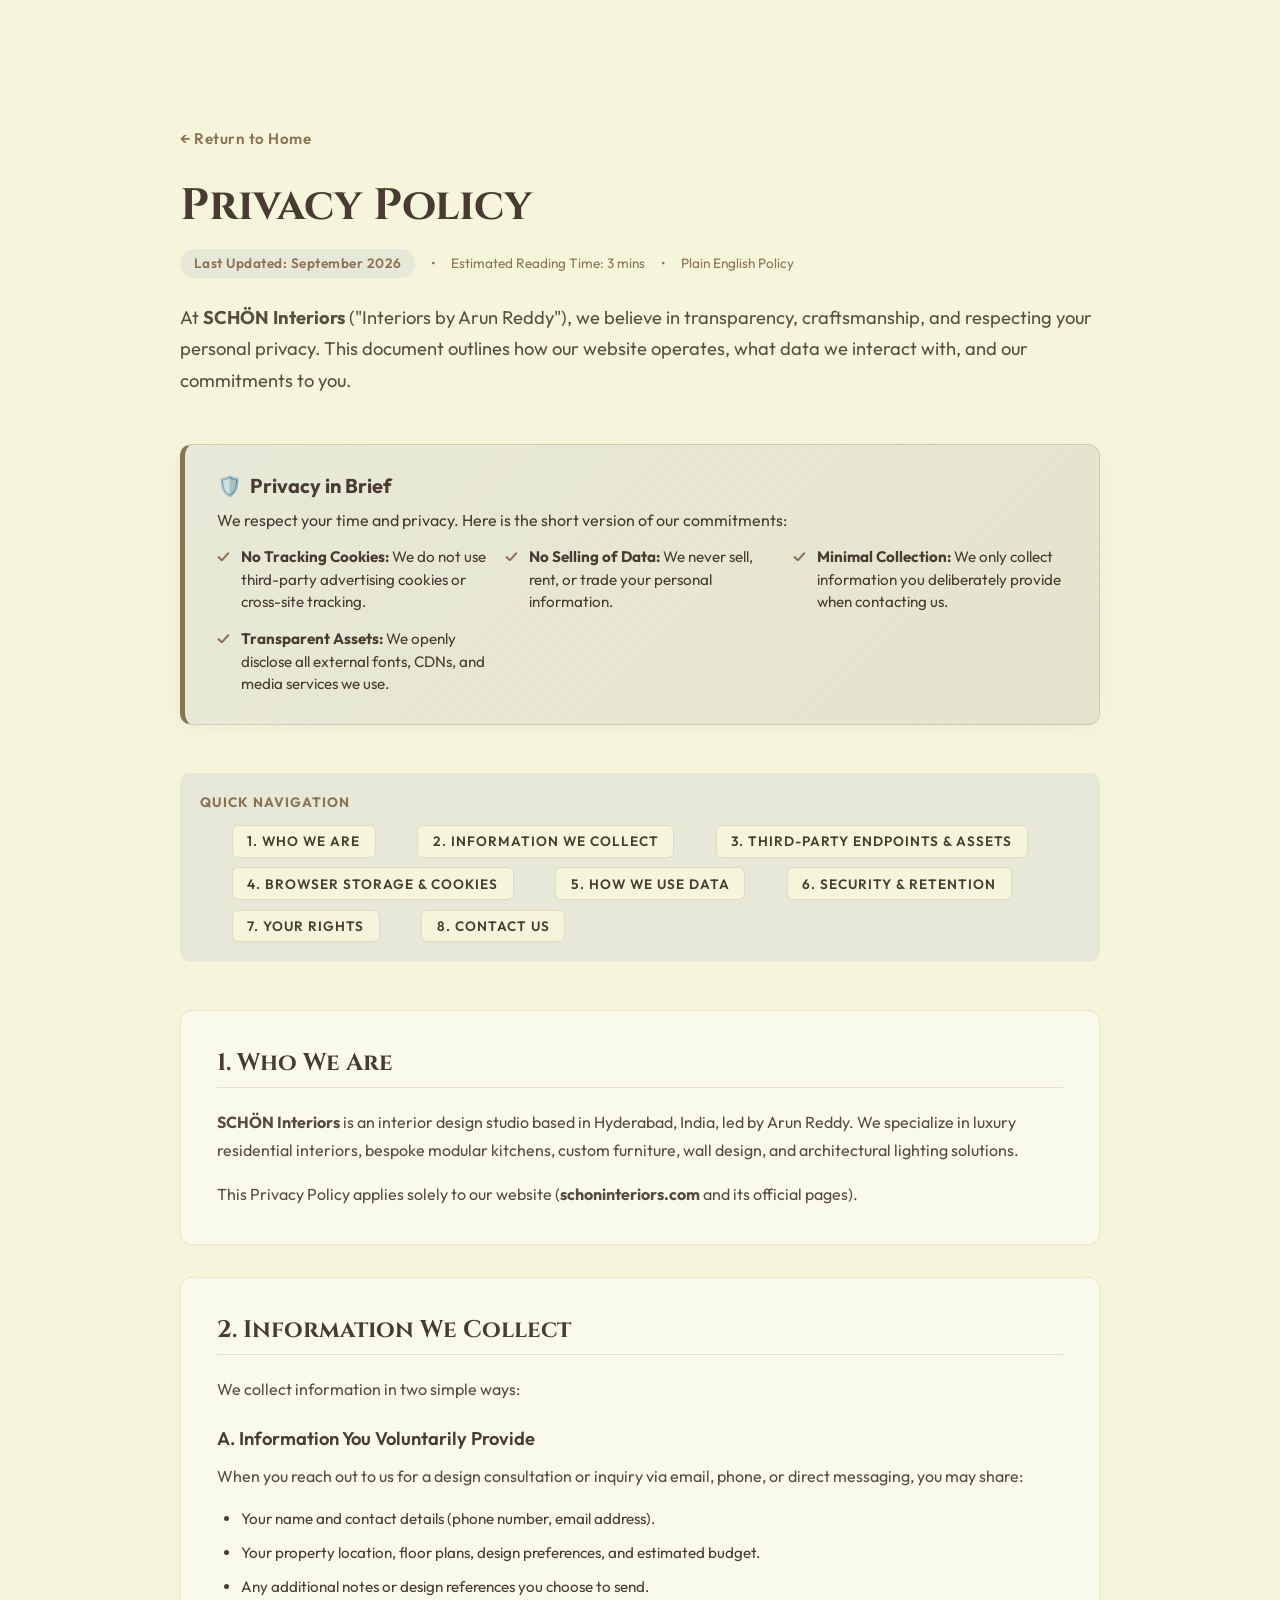
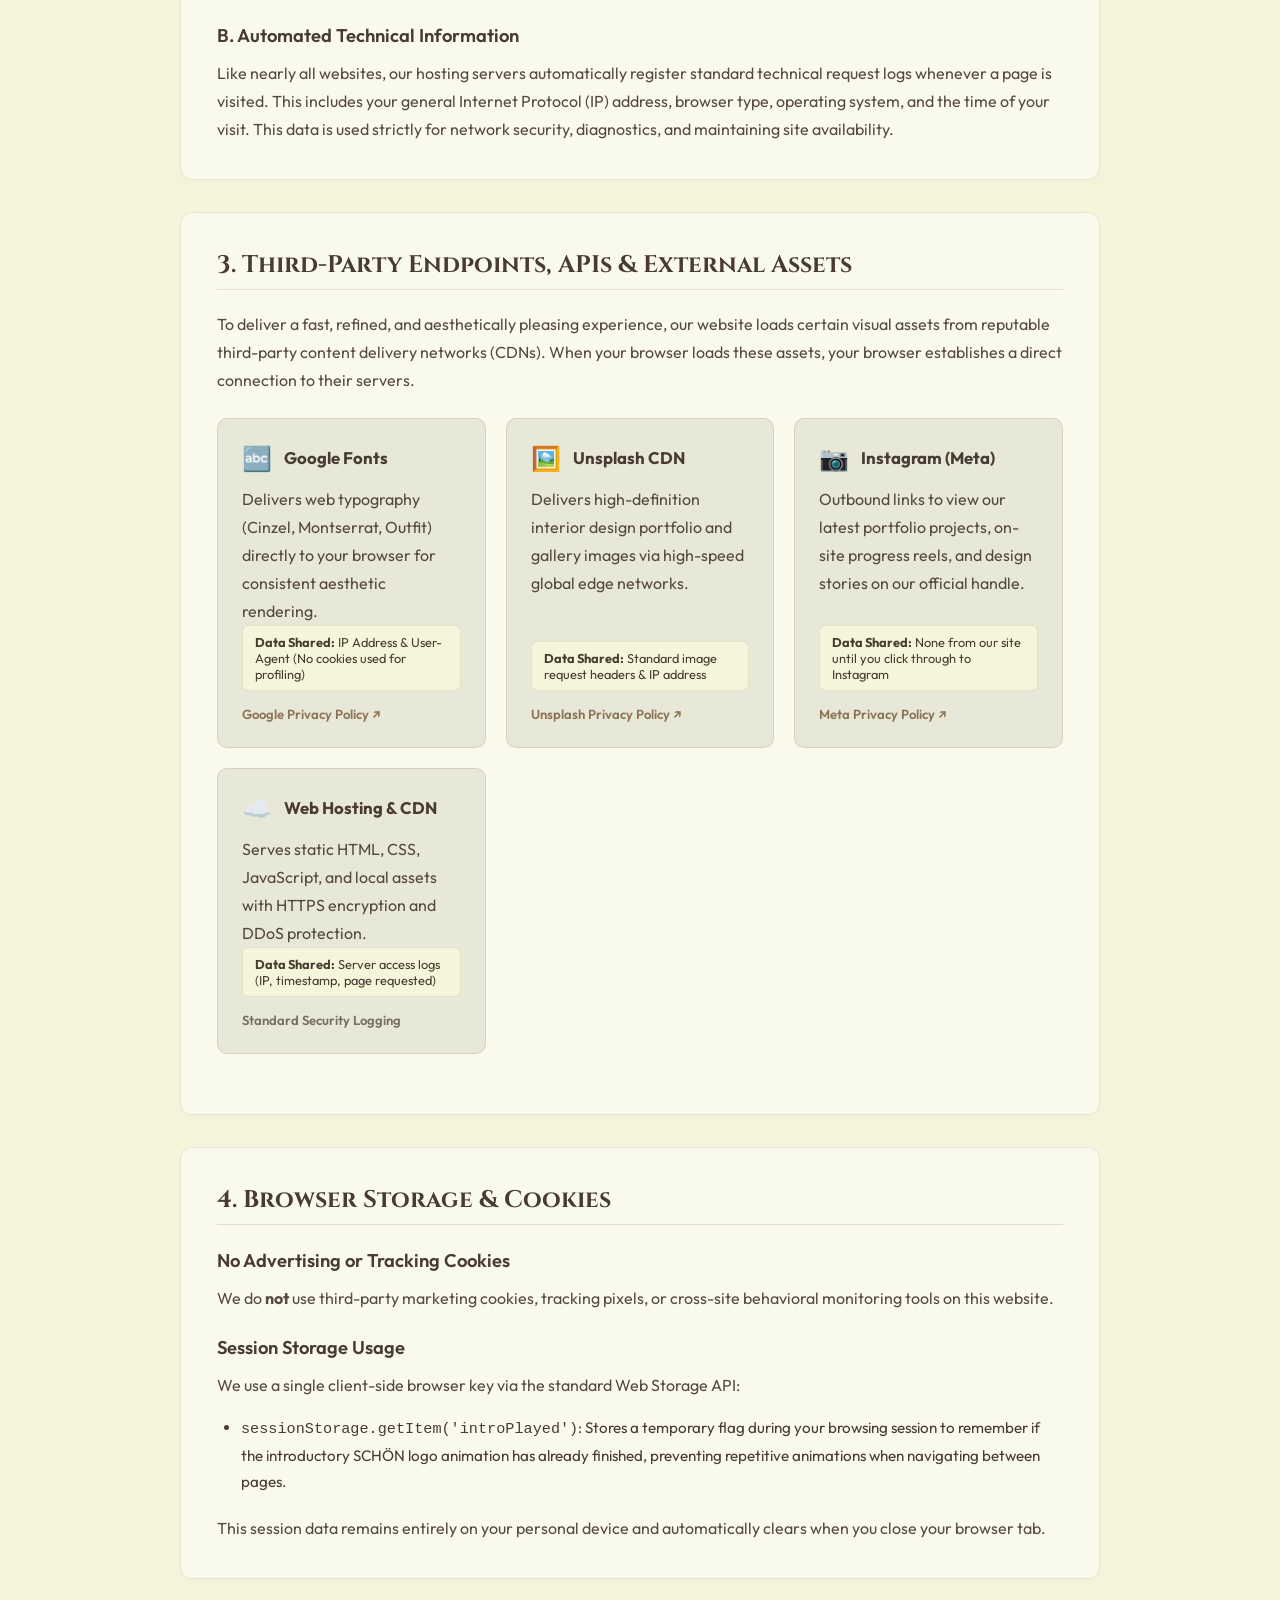
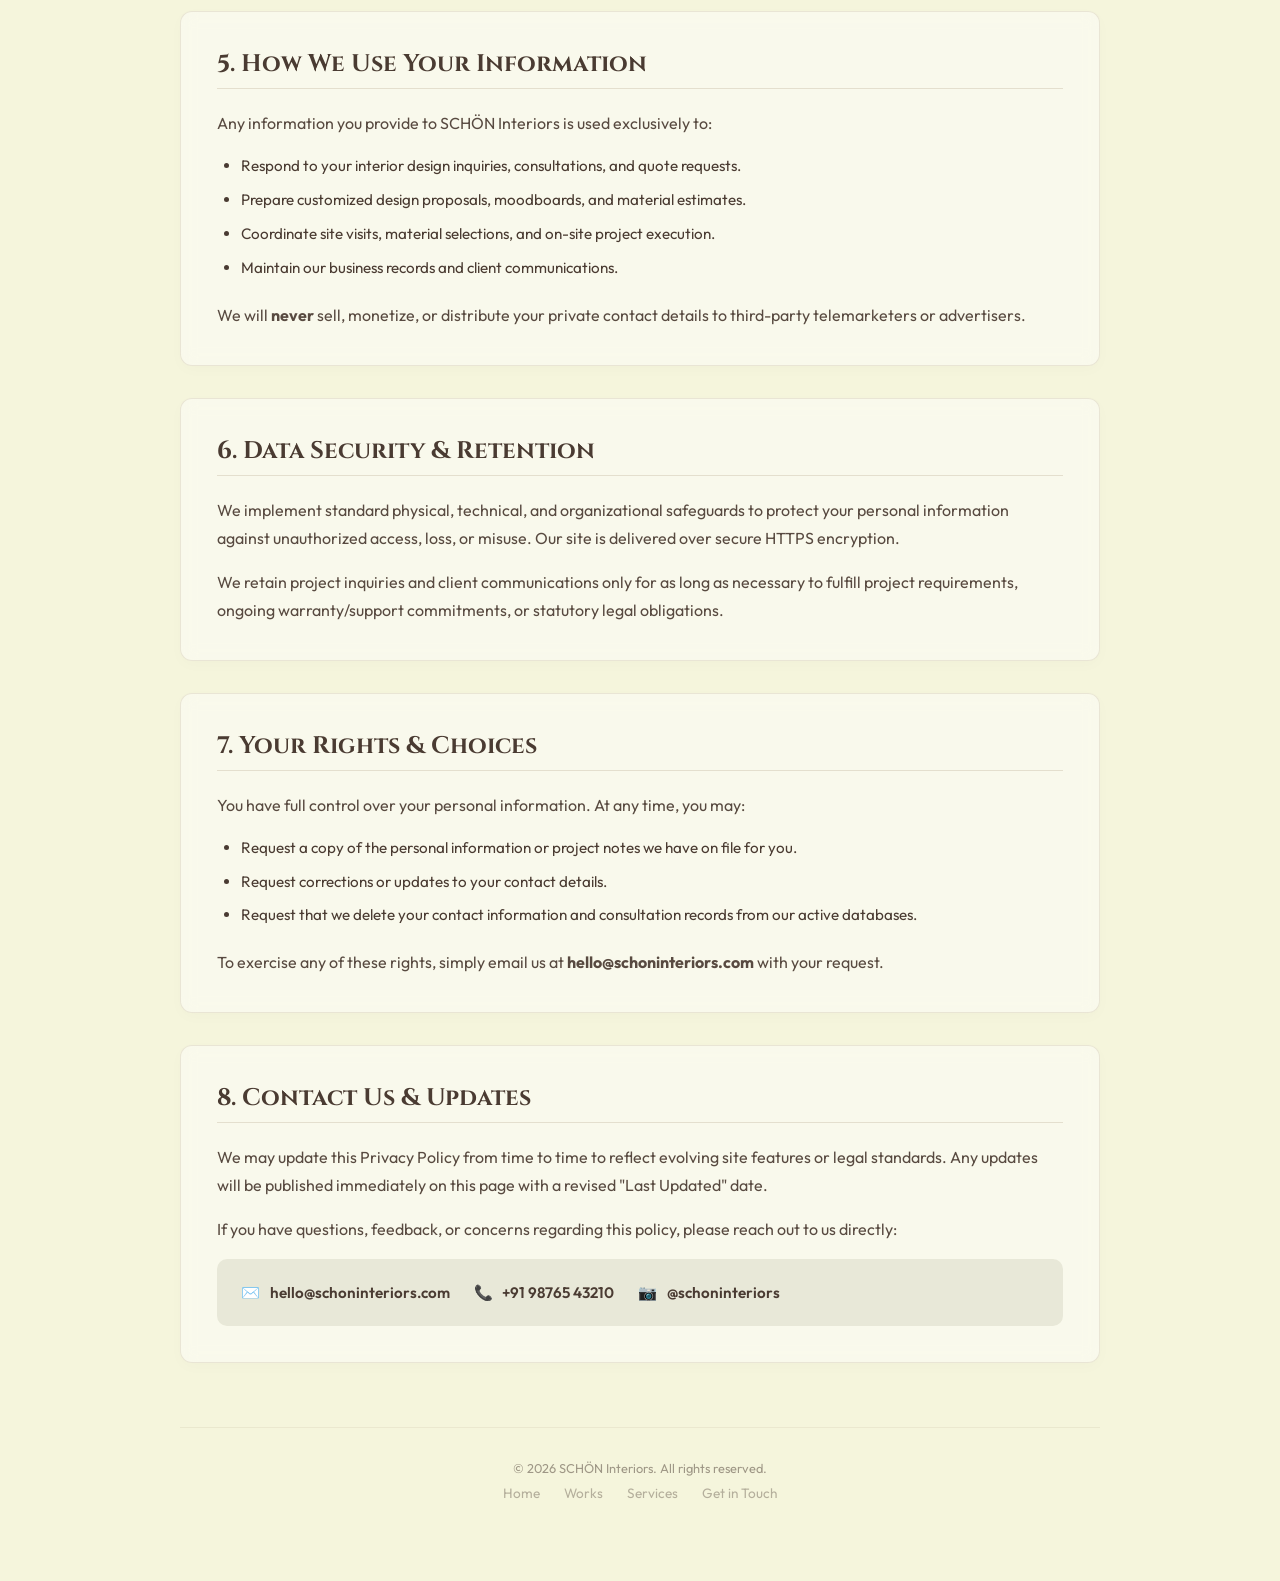
<file: pages/privacy-policy.html>
<!DOCTYPE html>
<html lang="en">

<head>
    <meta charset="UTF-8">
    <meta name="viewport" content="width=device-width, initial-scale=1.0">
    <title>Privacy Policy | SCHÖN Interiors</title>
    <meta name="description" content="Read the privacy policy for SCHÖN Interiors. Clear, human-readable information on how we handle your data, third-party assets, and website storage.">
    <link rel="stylesheet" href="../styles/style.css">
    <link rel="preconnect" href="https://fonts.googleapis.com">
    <link rel="preconnect" href="https://fonts.gstatic.com" crossorigin>
    <link
        href="https://fonts.googleapis.com/css2?family=Cinzel:wght@400;600;700&family=Montserrat:wght@300;400;600&family=Outfit:wght@300;400;600&display=swap"
        rel="stylesheet">
    <link rel="icon" type="image/png" href="../assets/logo_transparent.png">
</head>

<body>
    <!-- Header -->
    <header id="header">
        <a href="../index.html" class="logo"
            style="text-decoration:none; color:inherit; display: flex; align-items: center;">
            <img src="../assets/logo_transparent.png" alt="SCHÖN Logo" style="height: 40px; display: block;">
            <span
                style="font-family: 'Cinzel', serif; font-size: 1.5rem; font-weight: 700; margin-left: 10px;">SCHÖN</span>
        </a>
        <nav>
            <a href="../index.html#works">Works</a>
            <a href="../index.html#services">Services</a>
            <a href="../index.html#portfolio">Portfolio</a>
            <a href="../index.html#contact">Get in Touch</a>
        </nav>
    </header>

    <!-- Main Policy Container -->
    <main class="policy-page">
        <div class="policy-container">
            
            <a href="../index.html" class="policy-back-link">← Return to Home</a>

            <div class="policy-header">
                <h1>Privacy Policy</h1>
                <div class="policy-meta">
                    <span class="policy-badge">Last Updated: September 2026</span>
                    <span>•</span>
                    <span>Estimated Reading Time: 3 mins</span>
                    <span>•</span>
                    <span>Plain English Policy</span>
                </div>
                <p class="policy-lead">
                    At <strong>SCHÖN Interiors</strong> ("Interiors by Arun Reddy"), we believe in transparency, craftsmanship, and respecting your personal privacy. This document outlines how our website operates, what data we interact with, and our commitments to you.
                </p>
            </div>

            <!-- In Brief / Highlights Card -->
            <div class="policy-summary-card">
                <h2><span>🛡️</span> Privacy in Brief</h2>
                <p>We respect your time and privacy. Here is the short version of our commitments:</p>
                <ul>
                    <li><strong>No Tracking Cookies:</strong> We do not use third-party advertising cookies or cross-site tracking.</li>
                    <li><strong>No Selling of Data:</strong> We never sell, rent, or trade your personal information.</li>
                    <li><strong>Minimal Collection:</strong> We only collect information you deliberately provide when contacting us.</li>
                    <li><strong>Transparent Assets:</strong> We openly disclose all external fonts, CDNs, and media services we use.</li>
                </ul>
            </div>

            <!-- Quick Jump Table of Contents -->
            <nav class="policy-toc" aria-label="Table of Contents">
                <div class="policy-toc-title">Quick Navigation</div>
                <a href="#who-we-are" class="policy-toc-link">1. Who We Are</a>
                <a href="#info-we-collect" class="policy-toc-link">2. Information We Collect</a>
                <a href="#third-parties" class="policy-toc-link">3. Third-Party Endpoints & Assets</a>
                <a href="#storage" class="policy-toc-link">4. Browser Storage & Cookies</a>
                <a href="#how-we-use-data" class="policy-toc-link">5. How We Use Data</a>
                <a href="#data-security" class="policy-toc-link">6. Security & Retention</a>
                <a href="#your-rights" class="policy-toc-link">7. Your Rights</a>
                <a href="#contact-us" class="policy-toc-link">8. Contact Us</a>
            </nav>

            <!-- Section 1 -->
            <section id="who-we-are" class="policy-section">
                <h2>1. Who We Are</h2>
                <p>
                    <strong>SCHÖN Interiors</strong> is an interior design studio based in Hyderabad, India, led by Arun Reddy. We specialize in luxury residential interiors, bespoke modular kitchens, custom furniture, wall design, and architectural lighting solutions.
                </p>
                <p>
                    This Privacy Policy applies solely to our website (<strong>schoninteriors.com</strong> and its official pages).
                </p>
            </section>

            <!-- Section 2 -->
            <section id="info-we-collect" class="policy-section">
                <h2>2. Information We Collect</h2>
                <p>We collect information in two simple ways:</p>
                
                <h3>A. Information You Voluntarily Provide</h3>
                <p>When you reach out to us for a design consultation or inquiry via email, phone, or direct messaging, you may share:</p>
                <ul>
                    <li>Your name and contact details (phone number, email address).</li>
                    <li>Your property location, floor plans, design preferences, and estimated budget.</li>
                    <li>Any additional notes or design references you choose to send.</li>
                </ul>

                <h3>B. Automated Technical Information</h3>
                <p>
                    Like nearly all websites, our hosting servers automatically register standard technical request logs whenever a page is visited. This includes your general Internet Protocol (IP) address, browser type, operating system, and the time of your visit. This data is used strictly for network security, diagnostics, and maintaining site availability.
                </p>
            </section>

            <!-- Section 3 -->
            <section id="third-parties" class="policy-section">
                <h2>3. Third-Party Endpoints, APIs & External Assets</h2>
                <p>
                    To deliver a fast, refined, and aesthetically pleasing experience, our website loads certain visual assets from reputable third-party content delivery networks (CDNs). When your browser loads these assets, your browser establishes a direct connection to their servers.
                </p>

                <div class="third-party-grid">
                    <!-- Google Fonts -->
                    <div class="third-party-card">
                        <div>
                            <div class="third-party-card-header">
                                <span class="third-party-icon">🔤</span>
                                <span class="third-party-title">Google Fonts</span>
                            </div>
                            <p class="third-party-desc">
                                Delivers web typography (Cinzel, Montserrat, Outfit) directly to your browser for consistent aesthetic rendering.
                            </p>
                        </div>
                        <div>
                            <div class="third-party-meta">
                                <strong>Data Shared:</strong> IP Address & User-Agent (No cookies used for profiling)
                            </div>
                            <a href="https://policies.google.com/privacy" target="_blank" rel="noopener noreferrer" class="third-party-link">
                                Google Privacy Policy ↗
                            </a>
                        </div>
                    </div>

                    <!-- Unsplash CDN -->
                    <div class="third-party-card">
                        <div>
                            <div class="third-party-card-header">
                                <span class="third-party-icon">🖼️</span>
                                <span class="third-party-title">Unsplash CDN</span>
                            </div>
                            <p class="third-party-desc">
                                Delivers high-definition interior design portfolio and gallery images via high-speed global edge networks.
                            </p>
                        </div>
                        <div>
                            <div class="third-party-meta">
                                <strong>Data Shared:</strong> Standard image request headers & IP address
                            </div>
                            <a href="https://unsplash.com/privacy" target="_blank" rel="noopener noreferrer" class="third-party-link">
                                Unsplash Privacy Policy ↗
                            </a>
                        </div>
                    </div>

                    <!-- Instagram -->
                    <div class="third-party-card">
                        <div>
                            <div class="third-party-card-header">
                                <span class="third-party-icon">📷</span>
                                <span class="third-party-title">Instagram (Meta)</span>
                            </div>
                            <p class="third-party-desc">
                                Outbound links to view our latest portfolio projects, on-site progress reels, and design stories on our official handle.
                            </p>
                        </div>
                        <div>
                            <div class="third-party-meta">
                                <strong>Data Shared:</strong> None from our site until you click through to Instagram
                            </div>
                            <a href="https://privacycenter.instagram.com/policy" target="_blank" rel="noopener noreferrer" class="third-party-link">
                                Meta Privacy Policy ↗
                            </a>
                        </div>
                    </div>

                    <!-- Web Hosting Infrastructure -->
                    <div class="third-party-card">
                        <div>
                            <div class="third-party-card-header">
                                <span class="third-party-icon">☁️</span>
                                <span class="third-party-title">Web Hosting & CDN</span>
                            </div>
                            <p class="third-party-desc">
                                Serves static HTML, CSS, JavaScript, and local assets with HTTPS encryption and DDoS protection.
                            </p>
                        </div>
                        <div>
                            <div class="third-party-meta">
                                <strong>Data Shared:</strong> Server access logs (IP, timestamp, page requested)
                            </div>
                            <span class="third-party-link" style="color: var(--text-color); opacity: 0.7;">
                                Standard Security Logging
                            </span>
                        </div>
                    </div>
                </div>
            </section>

            <!-- Section 4 -->
            <section id="storage" class="policy-section">
                <h2>4. Browser Storage & Cookies</h2>
                <h3>No Advertising or Tracking Cookies</h3>
                <p>
                    We do <strong>not</strong> use third-party marketing cookies, tracking pixels, or cross-site behavioral monitoring tools on this website.
                </p>

                <h3>Session Storage Usage</h3>
                <p>
                    We use a single client-side browser key via the standard Web Storage API:
                </p>
                <ul>
                    <li><code>sessionStorage.getItem('introPlayed')</code>: Stores a temporary flag during your browsing session to remember if the introductory SCHÖN logo animation has already finished, preventing repetitive animations when navigating between pages.</li>
                </ul>
                <p>
                    This session data remains entirely on your personal device and automatically clears when you close your browser tab.
                </p>
            </section>

            <!-- Section 5 -->
            <section id="how-we-use-data" class="policy-section">
                <h2>5. How We Use Your Information</h2>
                <p>Any information you provide to SCHÖN Interiors is used exclusively to:</p>
                <ul>
                    <li>Respond to your interior design inquiries, consultations, and quote requests.</li>
                    <li>Prepare customized design proposals, moodboards, and material estimates.</li>
                    <li>Coordinate site visits, material selections, and on-site project execution.</li>
                    <li>Maintain our business records and client communications.</li>
                </ul>
                <p>
                    We will <strong>never</strong> sell, monetize, or distribute your private contact details to third-party telemarketers or advertisers.
                </p>
            </section>

            <!-- Section 6 -->
            <section id="data-security" class="policy-section">
                <h2>6. Data Security & Retention</h2>
                <p>
                    We implement standard physical, technical, and organizational safeguards to protect your personal information against unauthorized access, loss, or misuse. Our site is delivered over secure HTTPS encryption.
                </p>
                <p>
                    We retain project inquiries and client communications only for as long as necessary to fulfill project requirements, ongoing warranty/support commitments, or statutory legal obligations.
                </p>
            </section>

            <!-- Section 7 -->
            <section id="your-rights" class="policy-section">
                <h2>7. Your Rights & Choices</h2>
                <p>You have full control over your personal information. At any time, you may:</p>
                <ul>
                    <li>Request a copy of the personal information or project notes we have on file for you.</li>
                    <li>Request corrections or updates to your contact details.</li>
                    <li>Request that we delete your contact information and consultation records from our active databases.</li>
                </ul>
                <p>
                    To exercise any of these rights, simply email us at <strong>hello@schoninteriors.com</strong> with your request.
                </p>
            </section>

            <!-- Section 8 -->
            <section id="contact-us" class="policy-section">
                <h2>8. Contact Us & Updates</h2>
                <p>
                    We may update this Privacy Policy from time to time to reflect evolving site features or legal standards. Any updates will be published immediately on this page with a revised "Last Updated" date.
                </p>
                <p>
                    If you have questions, feedback, or concerns regarding this policy, please reach out to us directly:
                </p>

                <div class="policy-contact-box">
                    <a href="mailto:hello@schoninteriors.com" class="policy-contact-item">
                        <span>✉️</span> hello@schoninteriors.com
                    </a>
                    <a href="tel:+919876543210" class="policy-contact-item">
                        <span>📞</span> +91 98765 43210
                    </a>
                    <a href="https://instagram.com/schoninteriors" target="_blank" rel="noopener noreferrer" class="policy-contact-item">
                        <span>📷</span> @schoninteriors
                    </a>
                </div>
            </section>

            <!-- Policy Footer -->
            <footer style="text-align: center; margin-top: 4rem; padding-top: 2rem; border-top: 1px solid rgba(140, 115, 85, 0.2);">
                <p>&copy; 2026 SCHÖN Interiors. All rights reserved.</p>
                <div class="footer-links">
                    <a href="../index.html">Home</a>
                    <a href="../index.html#works">Works</a>
                    <a href="../index.html#services">Services</a>
                    <a href="../index.html#contact">Get in Touch</a>
                </div>
            </footer>

        </div>
    </main>
</body>

</html>
</file>
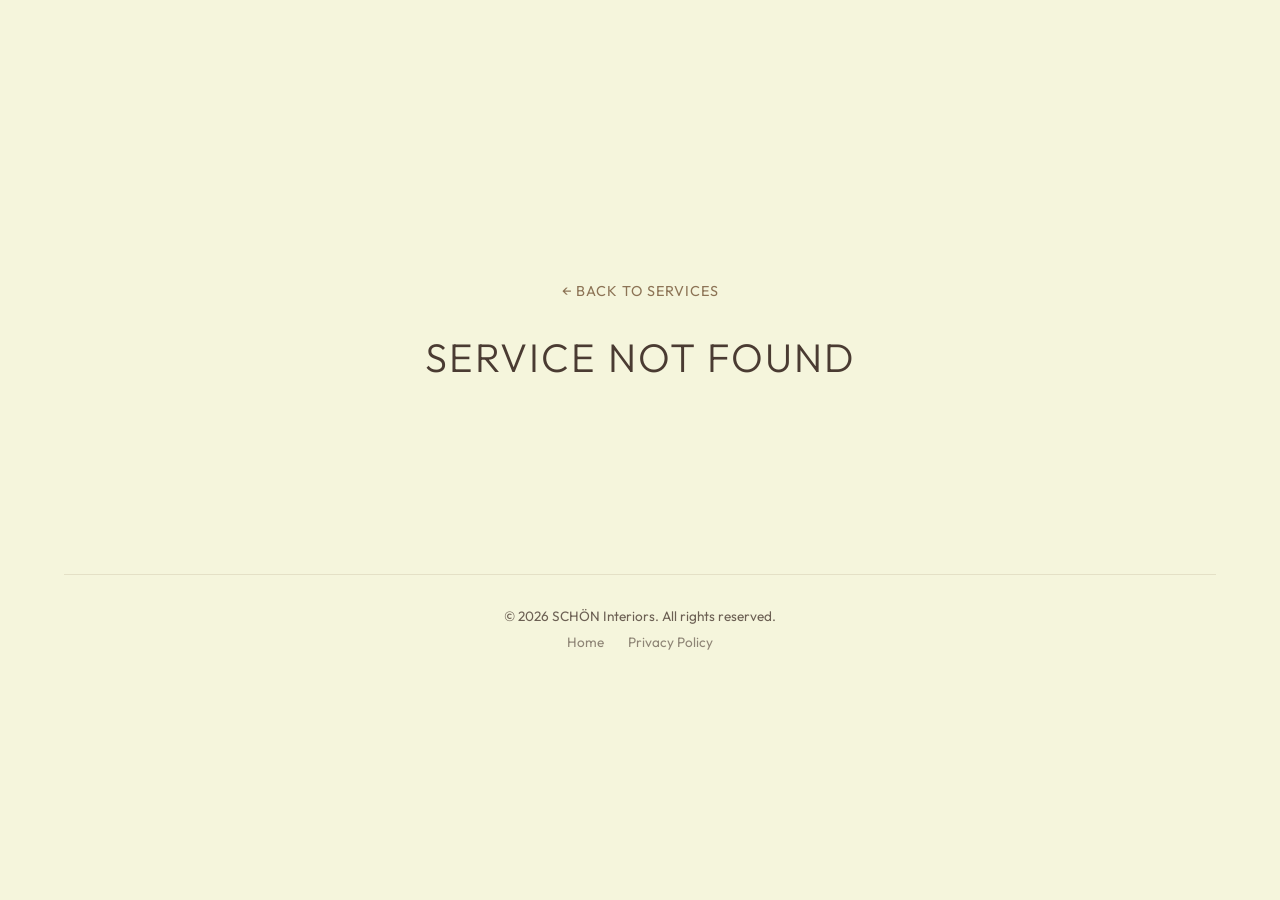
<file: pages/service.html>
<!DOCTYPE html>
<html lang="en">

<head>
    <meta charset="UTF-8">
    <meta name="viewport" content="width=device-width, initial-scale=1.0">
    <title>Service | SCHÖN</title>
    <link rel="stylesheet" href="../styles/style.css">
    <link href="https://fonts.googleapis.com/css2?family=Outfit:wght@300;400;600&display=swap" rel="stylesheet">
    <style>
        .service-page {
            min-height: 100vh;
            padding-top: 10rem;
            text-align: center;
        }

        .back-link {
            display: inline-block;
            margin-bottom: 2rem;
            color: var(--accent-color);
            text-decoration: none;
            text-transform: uppercase;
            letter-spacing: 1px;
            font-size: 0.9rem;
        }

        .service-gallery {
            display: grid;
            grid-template-columns: repeat(auto-fit, minmax(300px, 1fr));
            gap: 2rem;
            margin-top: 4rem;
        }

        .service-gallery img {
            width: 100%;
            border-radius: 8px;
            aspect-ratio: 4/3;
            object-fit: cover;
        }
    </style>
</head>

<body>
    <header id="header">
        <a href="../index.html" class="logo" style="text-decoration:none; color:inherit;">SCHÖN</a>
        <nav>
            <a href="../index.html#works">Works</a>
            <a href="../index.html#services">Services</a>
            <a href="../index.html#portfolio">Portfolio</a>
            <a href="../index.html#contact">Get in Touch</a>
        </nav>
    </header>

    <section class="service-page">
        <a href="../index.html#services" class="back-link">← Back to Services</a>
        <h1 id="service-title" class="section-title">Service Details</h1>

        <div class="service-gallery" id="service-gallery">
            <!-- Dynamic images will be inserted here -->
        </div>

        <footer style="margin-top: 5rem; padding: 2rem 0; opacity: 0.8; font-size: 0.85rem; border-top: 1px solid rgba(140, 115, 85, 0.2);">
            <p>&copy; 2026 SCHÖN Interiors. All rights reserved.</p>
            <div class="footer-links">
                <a href="../index.html">Home</a>
                <a href="privacy-policy.html">Privacy Policy</a>
            </div>
        </footer>
    </section>

    <script>
        document.addEventListener('DOMContentLoaded', () => {
            const urlParams = new URLSearchParams(window.location.search);
            const type = urlParams.get('type');

            const titleElement = document.getElementById('service-title');
            const galleryElement = document.getElementById('service-gallery');

            if (type) {
                // Format title (e.g., modular-kitchens -> Modular Kitchens)
                const formattedTitle = type.split('-')
                    .map(word => word.charAt(0).toUpperCase() + word.slice(1))
                    .join(' ');
                titleElement.textContent = formattedTitle;

                // Provide some mock images for demonstration
                const mockImages = [
                    'https://images.unsplash.com/photo-1600210492486-724fe5c67fb0?auto=format&fit=crop&w=800&q=80',
                    'https://images.unsplash.com/photo-1556910103-1c02745aae4d?auto=format&fit=crop&w=800&q=80',
                    'https://images.unsplash.com/photo-1540932239986-30128078f3c5?auto=format&fit=crop&w=800&q=80'
                ];

                galleryElement.innerHTML = mockImages.map(img => `<img src="${img}" alt="${formattedTitle}">`).join('');
            } else {
                titleElement.textContent = "Service Not Found";
            }
        });
    </script>
</body>

</html>
</file>
<file: styles/style.css>
:root {
    --bg-color: #f5f5dc;
    --text-color: #4a3b32; /* subtle dark brown */
    --accent-color: #8c7355;
    --card-bg: #e8e8d8;
    --hover-bg: #dcdcc6;
    --transition: all 0.3s ease;
}

* {
    margin: 0;
    padding: 0;
    box-sizing: border-box;
}

html {
    scroll-behavior: smooth;
}

body {
    font-family: 'Outfit', sans-serif;
    background-color: var(--bg-color);
    color: var(--text-color);
    overflow-x: hidden;
}

/* ==========================================================================
   Opening Name Typography Animation (Zajno Kinetic Reveal Style)
   🐴 PONYTAIL: Native CSS character slot reveal using transform & cubic-bezier easing.
   Ceiling: Characters are statically wrapped in HTML rather than dynamically split at runtime.
   Upgrade Path: If dynamic multiline split headings are needed across CMS data, use a small JS split function.
   ========================================================================== */
.logo-name-container {
    display: inline-flex;
    align-items: baseline;
    user-select: none;
    font-family: 'Cinzel', serif;
    font-size: 1.5rem;
    font-weight: 700;
    margin-left: 10px;
}

.logo-name-container .n-slot {
    position: relative;
    display: inline-flex;
    align-items: baseline;
}

.logo-name-container .symbol-slot {
    position: absolute;
    top: 0;
    right: -0.75em;
    overflow: hidden;
    display: inline-flex;
    align-items: flex-start;
}

.logo-name-container .char-inner.symbol {
    font-family: 'Outfit', 'Montserrat', sans-serif;
    font-size: 0.55em;
    font-weight: 500;
    line-height: 1;
}

.char-slot {
    position: relative;
    overflow: hidden;
    display: inline-flex;
    align-items: baseline;
    justify-content: center;
    padding: 0.25em 1px 0.05em;
    margin-top: -0.25em;
    margin-bottom: -0.05em;
}

.char-inner {
    display: inline-block;
    color: var(--text-color);
    letter-spacing: 2px;
    line-height: 1.2;
    transform: translate3d(0, 115%, 0);
    opacity: 0;
    animation: zajnoCharReveal 0.85s cubic-bezier(0.16, 1, 0.3, 1) var(--delay) forwards;
    will-change: transform, opacity;
}

.logo-img,
.hero-logo-img {
    opacity: 0;
    animation: fadeInLogo 0.7s ease-out 0.1s forwards;
}

@keyframes fadeInLogo {
    from {
        opacity: 0;
        transform: scale(0.92);
    }
    to {
        opacity: 1;
        transform: scale(1);
    }
}

@keyframes zajnoCharReveal {
    0% {
        transform: translate3d(0, 115%, 0);
        opacity: 0;
    }
    100% {
        transform: translate3d(0, 0, 0);
        opacity: 1;
    }
}

/* Header */
header {
    position: fixed;
    top: 0;
    left: 0;
    width: 100%;
    padding: 1.5rem 4rem;
    display: flex;
    justify-content: space-between;
    align-items: center;
    z-index: 1000;
    background: rgba(245, 245, 220, 0.8);
    backdrop-filter: blur(16px);
    border-bottom: 1px solid rgba(74, 59, 50, 0.12);
    opacity: 0;
    transform: translate3d(0, -100%, 0);
    transition: opacity 0.8s cubic-bezier(0.16, 1, 0.3, 1), transform 0.8s cubic-bezier(0.16, 1, 0.3, 1);
}

body.hero-revealed header {
    opacity: 1;
    transform: translate3d(0, 0, 0);
}

.header-studio-tag {
    font-size: 0.85rem;
    font-weight: 600;
    text-transform: uppercase;
    letter-spacing: 1.5px;
    opacity: 0.6;
}

.logo {
    font-family: 'Cinzel', serif;
    font-size: 1.5rem;
    font-weight: 600;
    letter-spacing: 4px;
}

nav a {
    color: var(--text-color);
    text-decoration: none;
    margin-left: 2rem;
    font-size: 0.85rem;
    font-weight: 700;
    text-transform: uppercase;
    letter-spacing: 1px;
    transition: var(--transition);
}

nav a:hover {
    color: var(--accent-color);
}

/* Common Section Styles */
section {
    padding: 6rem 4rem;
    min-height: 100vh;
    display: flex;
    flex-direction: column;
    justify-content: center;
}

.section-title {
    font-size: 2.5rem;
    font-weight: 300;
    margin-bottom: 3rem;
    text-transform: uppercase;
    letter-spacing: 2px;
}

/* ==========================================================================
   Hero Section (Zajno Style Half-Screen Typography)
   ========================================================================== */
#hero {
    min-height: 100vh;
    padding: 7.5rem 3.5rem 3.5rem;
    display: flex;
    flex-direction: column;
    justify-content: space-between;
    box-sizing: border-box;
    position: relative;
}

.hero-container {
    width: 100%;
    max-width: 1750px;
    margin: 0 auto;
    display: flex;
    flex-direction: column;
    justify-content: space-between;
    flex-grow: 1;
}

.hero-top-bar {
    display: flex;
    justify-content: space-between;
    align-items: center;
    font-size: 0.85rem;
    font-weight: 600;
    text-transform: uppercase;
    letter-spacing: 2px;
    opacity: 0;
    transform: translate3d(0, -12px, 0);
    padding-bottom: 1.2rem;
    border-bottom: 1px solid rgba(74, 59, 50, 0.15);
    transition: opacity 0.8s cubic-bezier(0.16, 1, 0.3, 1), transform 0.8s cubic-bezier(0.16, 1, 0.3, 1);
}

body.hero-revealed .hero-top-bar {
    opacity: 0.7;
    transform: translate3d(0, 0, 0);
}

.hero-main-title-wrap {
    width: 100%;
    min-height: 48vh;
    display: flex;
    flex-direction: column;
    align-items: center;
    justify-content: center;
    padding: 2.5rem 0 1.5rem;
    overflow: visible;
}

.hero-name-container {
    font-family: 'Cinzel', serif;
    font-size: clamp(5rem, 15.5vw, 18.5rem);
    font-weight: 700;
    line-height: 1.15;
    display: flex;
    justify-content: space-between;
    align-items: baseline;
    width: 100%;
    margin: 0;
    text-transform: uppercase;
    gap: clamp(0.5rem, 2vw, 3rem);
}

.hero-name-container .char-slot {
    position: relative;
    overflow: hidden;
    display: inline-flex;
    align-items: baseline;
    justify-content: center;
    padding: 0.3em clamp(0.2rem, 0.6vw, 0.8rem) 0.1em;
    margin-top: -0.3em;
    margin-bottom: -0.1em;
    flex: 1;
    text-align: center;
}

.hero-name-container .char-slot.o-slot {
    padding-top: 0.4em;
    margin-top: -0.4em;
}

.hero-name-container .char-slot.n-slot {
    position: relative;
    display: inline-flex;
    align-items: baseline;
    justify-content: center;
    overflow: visible;
}

.hero-name-container .symbol-slot {
    position: absolute;
    top: 0.25em;
    right: clamp(-0.1rem, 0.5vw, 1.2rem);
    overflow: hidden;
    display: inline-flex;
    align-items: flex-start;
    justify-content: center;
    line-height: 1;
}

.hero-name-container .char-inner {
    display: inline-block;
    color: var(--text-color);
    letter-spacing: 0.05em;
    line-height: 1.15;
    transform: translate3d(0, 125%, 0);
    opacity: 0;
    animation: zajnoCharReveal 0.95s cubic-bezier(0.16, 1, 0.3, 1) var(--delay) forwards;
    will-change: transform, opacity;
}

.hero-name-container .char-inner.symbol {
    font-family: 'Outfit', 'Montserrat', sans-serif;
    font-size: clamp(1.2rem, 2.6vw, 3.2rem);
    font-weight: 600;
    letter-spacing: 0;
    line-height: 1;
}

.hero-subtitle-wrap {
    width: 100%;
    display: flex;
    justify-content: center;
    overflow: hidden;
    margin-top: 1.25rem;
}

.hero-subtitle {
    font-family: 'Montserrat', sans-serif;
    font-size: clamp(0.95rem, 1.6vw, 1.65rem);
    font-weight: 700;
    letter-spacing: clamp(4px, 0.5vw, 8px);
    text-transform: uppercase;
    color: var(--text-color);
    margin: 0;
    opacity: 0;
    transform: translate3d(0, 115%, 0);
    animation: subtitleReveal 0.85s cubic-bezier(0.16, 1, 0.3, 1) 0.65s forwards;
    will-change: transform, opacity;
}

@keyframes subtitleReveal {
    0% {
        opacity: 0;
        transform: translate3d(0, 115%, 0);
    }
    100% {
        opacity: 0.9;
        transform: translate3d(0, 0, 0);
    }
}

.hero-divider {
    width: 100%;
    height: 1px;
    background-color: var(--text-color);
    opacity: 0;
    transform: scaleX(0);
    transform-origin: left;
    margin: 1rem 0 2.5rem;
    transition: opacity 0.8s ease 0.1s, transform 0.8s cubic-bezier(0.16, 1, 0.3, 1) 0.1s;
}

body.hero-revealed .hero-divider {
    opacity: 0.15;
    transform: scaleX(1);
}

.hero-bottom-grid {
    display: grid;
    grid-template-columns: 1.2fr 1fr;
    gap: 4rem;
    align-items: center;
}

.hero-col-left {
    display: flex;
    flex-direction: column;
}

.hero-specializing {
    display: flex;
    flex-direction: column;
    gap: 0.85rem;
    align-items: flex-start;
    opacity: 0;
    transform: translate3d(0, 20px, 0);
    transition: opacity 0.8s cubic-bezier(0.16, 1, 0.3, 1) 0.15s, transform 0.8s cubic-bezier(0.16, 1, 0.3, 1) 0.15s;
}

body.hero-revealed .hero-specializing {
    opacity: 1;
    transform: translate3d(0, 0, 0);
}

.specializing-title {
    font-size: clamp(0.95rem, 1.3vw, 1.25rem);
    font-weight: 600;
    text-transform: uppercase;
    letter-spacing: 2.5px;
    opacity: 0.65;
    color: var(--text-color);
}

.rotating-box-container {
    display: flex;
    align-items: center;
    width: 100%;
}



.hero-col-right {
    opacity: 0;
    transform: translate3d(0, 20px, 0);
    transition: opacity 0.8s cubic-bezier(0.16, 1, 0.3, 1) 0.25s, transform 0.8s cubic-bezier(0.16, 1, 0.3, 1) 0.25s;
}

body.hero-revealed .hero-col-right {
    opacity: 1;
    transform: translate3d(0, 0, 0);
}

.hero-desc {
    font-size: clamp(1rem, 1.25vw, 1.2rem);
    line-height: 1.7;
    opacity: 0.85;
    font-weight: 300;
    margin-bottom: 1.5rem;
}

.hero-cta-link {
    display: inline-flex;
    align-items: center;
    gap: 8px;
    font-weight: 700;
    text-transform: uppercase;
    letter-spacing: 1.5px;
    font-size: 0.85rem;
    color: var(--text-color);
    text-decoration: none;
    transition: var(--transition);
}

.hero-cta-link:hover {
    color: var(--accent-color);
    transform: translateX(6px);
}

/* Rotating Specialization Box */
.rotating-box {
    display: inline-flex;
    align-items: center;
    justify-content: center;
    background-color: var(--accent-color);
    color: #ffffff;
    padding: 0.55rem 1.4rem;
    border-radius: 8px;
    overflow: hidden;
    transition: width 0.35s cubic-bezier(0.16, 1, 0.3, 1);
    white-space: nowrap;
    box-shadow: 0 4px 16px rgba(140, 115, 85, 0.22);
}

.rotating-text {
    font-family: 'Montserrat', sans-serif;
    font-size: clamp(1.2rem, 2.2vw, 2.1rem);
    font-weight: 700;
    color: #ffffff;
    letter-spacing: 0.5px;
    display: inline-block;
    white-space: nowrap;
    transition: opacity 0.35s ease, transform 0.35s ease;
}

.rotating-text.fade-out {
    opacity: 0;
    transform: translateY(14px);
}

.rotating-text.fade-in {
    opacity: 0;
    transform: translateY(-14px);
    transition: none;
}

/* Works Section */
#works {
    padding-bottom: 6rem;
    min-height: 100vh;
}

.horizontal-scroll-wrapper {
    width: 100%;
    overflow: hidden;
    white-space: nowrap;
}

.horizontal-scroll-container {
    display: inline-flex;
    gap: 2rem;
    width: max-content;
    animation: marquee 20s linear infinite;
}

.horizontal-scroll-container:hover {
    animation-play-state: paused;
}

@keyframes marquee {
    0% { transform: translateX(0); }
    100% { transform: translateX(calc(-50% - 1rem)); }
}

.work-item {
    position: relative;
    width: 400px;
    height: 40vh;
    border-radius: 8px;
    overflow: hidden;
    cursor: pointer;
    flex-shrink: 0;
}

.work-item img {
    width: 100%;
    height: 100%;
    object-fit: cover;
    transition: transform 0.5s ease;
}

.work-item .overlay {
    position: absolute;
    inset: 0;
    background: rgba(0, 0, 0, 0.6);
    display: flex;
    align-items: flex-end;
    justify-content: center;
    padding-bottom: 2rem;
    opacity: 0;
    transition: var(--transition);
}

.work-item .overlay span {
    font-size: 1.5rem;
    font-weight: 700;
    letter-spacing: 1px;
    transform: translateY(20px);
    transition: var(--transition);
}

.work-item:hover img {
    transform: scale(1.05);
}

.work-item:hover .overlay {
    opacity: 0.5;
}

.work-item:hover .overlay span {
    transform: translateY(0);
}

/* Services Section */
.services-grid {
    display: grid;
    grid-template-columns: repeat(3, 1fr);
    grid-auto-rows: minmax(200px, auto);
    gap: 2rem;
}

.service-card {
    background-color: var(--card-bg);
    padding: 3rem;
    border-radius: 8px;
    text-decoration: none;
    color: var(--text-color);
    display: flex;
    flex-direction: column;
    align-items: center;
    justify-content: center;
    text-align: center;
    transition: var(--transition);
}

.service-card .icon {
    font-size: 5rem;
    margin-bottom: 1rem;
    filter: grayscale(1);
    transition: var(--transition);
}

.service-card h3 {
    font-weight: 400;
    font-size: 1.2rem;
    letter-spacing: 1px;
}

.service-card:hover {
    background-color: var(--hover-bg);
    transform: translateY(-5px);
}

.service-card:hover h3 {
    color: var(--accent-color);
}

.service-card:hover .icon {
    filter: grayscale(0);
}

/* Portfolio Section */
.portfolio-grid {
    display: grid;
    grid-template-columns: repeat(4, 1fr);
    grid-auto-rows: 250px;
    gap: 1rem;
}

.portfolio-item:nth-child(1) {
    grid-column: span 2;
    grid-row: span 2;
}

.portfolio-item:nth-child(2) {
    grid-column: span 1;
    grid-row: span 1;
}

.portfolio-item:nth-child(3) {
    grid-column: span 1;
    grid-row: span 2;
}

.portfolio-item:nth-child(4) {
    grid-column: span 1;
    grid-row: span 1;
}

.portfolio-item {
    border-radius: 8px;
    overflow: hidden;
}

.portfolio-item img {
    width: 100%;
    height: 100%;
    object-fit: cover;
    transition: transform 0.5s ease;
}

.portfolio-item:hover img {
    transform: scale(1.05);
}

/* How We Work Section */
.process-steps {
    display: grid;
    grid-template-columns: repeat(auto-fit, minmax(250px, 1fr));
    gap: 3rem;
}

.step {
    padding: 2rem;
    border-left: 1px solid rgba(0, 0, 0, 0.1);
}

.step-number {
    font-size: 3rem;
    font-weight: 300;
    color: var(--accent-color);
    opacity: 0.5;
    margin-bottom: 1rem;
}

.step h3 {
    margin-bottom: 1rem;
    font-weight: 600;
    letter-spacing: 1px;
}

.step p {
    color: #a0a0a0;
    line-height: 1.6;
}

/* Contact Section */
#contact {
    align-items: center;
    text-align: center;
    background-color: var(--card-bg);
}

.contact-content h2 {
    font-size: 3rem;
    font-weight: 300;
    margin-bottom: 3rem;
}

.contact-details {
    display: flex;
    flex-direction: column;
    gap: 1.5rem;
    margin-bottom: 4rem;
}

.contact-link {
    color: var(--text-color);
    text-decoration: none;
    font-size: 1.2rem;
    transition: var(--transition);
}

.contact-link:hover {
    color: var(--accent-color);
}

footer {
    opacity: 0.5;
    font-size: 0.8rem;
}

@media (max-width: 900px) {
    header {
        padding: 1.2rem 2rem;
    }

    .header-studio-tag {
        display: none;
    }

    #hero {
        padding: 6.5rem 2rem 2.5rem;
    }

    .hero-main-title-wrap {
        min-height: 38vh;
        padding: 1.5rem 0;
    }

    .hero-bottom-grid {
        grid-template-columns: 1fr;
        gap: 2rem;
    }

    .hero-name-container {
        font-size: clamp(4rem, 16vw, 9rem);
    }
}

@media (max-width: 768px) {
    header {
        padding: 1.2rem 1.5rem;
        flex-direction: row;
        justify-content: space-between;
    }

    nav {
        display: flex;
        gap: 0.8rem;
    }

    nav a {
        margin: 0;
        font-size: 0.75rem;
    }

    .hero-top-bar {
        font-size: 0.75rem;
    }

    .hero-top-bar .hero-loc {
        display: none;
    }

    .services-grid {
        grid-template-columns: 1fr;
    }

    .horizontal-scroll-container {
        grid-template-columns: 1fr;
    }

    .work-item {
        width: 100%;
    }
}



/* ==========================================================================
   Privacy Policy & Document Layout Styles
   ========================================================================== */
.policy-page {
    min-height: 100vh;
    padding: 8rem 2rem 5rem;
    display: flex;
    justify-content: center;
    background-color: var(--bg-color);
}

.policy-container {
    width: 100%;
    max-width: 920px;
    margin: 0 auto;
}

.policy-back-link {
    display: inline-flex;
    align-items: center;
    gap: 0.5rem;
    margin-bottom: 2rem;
    color: var(--accent-color);
    text-decoration: none;
    font-size: 0.95rem;
    font-weight: 600;
    letter-spacing: 0.5px;
    transition: var(--transition);
}

.policy-back-link:hover {
    color: var(--text-color);
    transform: translateX(-4px);
}

.policy-header {
    margin-bottom: 3rem;
}

.policy-header h1 {
    font-family: 'Cinzel', serif;
    font-size: 2.75rem;
    font-weight: 700;
    color: var(--text-color);
    margin-bottom: 1rem;
    line-height: 1.2;
}

.policy-meta {
    display: flex;
    flex-wrap: wrap;
    align-items: center;
    gap: 1rem;
    margin-bottom: 1.5rem;
    font-size: 0.85rem;
    color: var(--accent-color);
}

.policy-badge {
    background-color: var(--card-bg);
    padding: 0.35rem 0.85rem;
    border-radius: 20px;
    font-weight: 600;
    letter-spacing: 0.5px;
}

.policy-lead {
    font-size: 1.15rem;
    line-height: 1.7;
    color: var(--text-color);
    opacity: 0.9;
}

/* Quick Summary Box */
.policy-summary-card {
    background: linear-gradient(135deg, var(--card-bg) 0%, rgba(220, 220, 198, 0.7) 100%);
    border: 1px solid rgba(140, 115, 85, 0.25);
    border-left: 5px solid var(--accent-color);
    border-radius: 12px;
    padding: 1.75rem 2rem;
    margin-bottom: 3rem;
    box-shadow: 0 4px 20px rgba(0, 0, 0, 0.04);
}

.policy-summary-card h2 {
    font-size: 1.25rem;
    font-weight: 700;
    margin-bottom: 0.75rem;
    display: flex;
    align-items: center;
    gap: 0.5rem;
}

.policy-summary-card ul {
    list-style: none;
    display: grid;
    grid-template-columns: repeat(auto-fit, minmax(240px, 1fr));
    gap: 0.85rem;
    margin-top: 1rem;
}

.policy-summary-card li {
    font-size: 0.95rem;
    line-height: 1.5;
    position: relative;
    padding-left: 1.5rem;
}

.policy-summary-card li::before {
    content: "✓";
    position: absolute;
    left: 0;
    color: var(--accent-color);
    font-weight: 700;
}

/* Table of Contents Navigation Chips */
.policy-toc {
    display: flex;
    flex-wrap: wrap;
    gap: 0.6rem;
    margin-bottom: 3rem;
    padding: 1.25rem;
    background-color: var(--card-bg);
    border-radius: 10px;
}

.policy-toc-title {
    width: 100%;
    font-size: 0.85rem;
    font-weight: 700;
    text-transform: uppercase;
    letter-spacing: 1px;
    color: var(--accent-color);
    margin-bottom: 0.25rem;
}

.policy-toc-link {
    display: inline-block;
    padding: 0.4rem 0.9rem;
    font-size: 0.85rem;
    color: var(--text-color);
    background-color: var(--bg-color);
    text-decoration: none;
    border-radius: 6px;
    font-weight: 600;
    transition: var(--transition);
    border: 1px solid rgba(140, 115, 85, 0.2);
}

.policy-toc-link:hover {
    background-color: var(--accent-color);
    color: #ffffff;
    border-color: var(--accent-color);
}

/* Policy Content Sections */
.policy-section {
    min-height: auto;
    display: block;
    background: #ffffff;
    background: rgba(255, 255, 255, 0.45);
    backdrop-filter: blur(8px);
    border: 1px solid rgba(140, 115, 85, 0.15);
    border-radius: 12px;
    padding: 2.25rem;
    margin-bottom: 2rem;
    scroll-margin-top: 7rem;
    box-shadow: 0 4px 15px rgba(0, 0, 0, 0.02);
}

.policy-section h2 {
    font-family: 'Cinzel', serif;
    font-size: 1.5rem;
    font-weight: 700;
    color: var(--text-color);
    margin-bottom: 1.25rem;
    padding-bottom: 0.5rem;
    border-bottom: 1px solid rgba(140, 115, 85, 0.2);
}

.policy-section h3 {
    font-size: 1.15rem;
    font-weight: 600;
    margin: 1.5rem 0 0.75rem;
    color: var(--text-color);
}

.policy-section p {
    font-size: 1rem;
    line-height: 1.75;
    margin-bottom: 1rem;
    color: var(--text-color);
    opacity: 0.92;
}

.policy-section p:last-child {
    margin-bottom: 0;
}

.policy-section ul {
    margin: 0.75rem 0 1.25rem 1.5rem;
}

.policy-section li {
    font-size: 0.95rem;
    line-height: 1.7;
    margin-bottom: 0.5rem;
}

/* Third-Party Service Cards */
.third-party-grid {
    display: grid;
    grid-template-columns: repeat(auto-fit, minmax(260px, 1fr));
    gap: 1.25rem;
    margin: 1.5rem 0;
}

.third-party-card {
    background: var(--card-bg);
    border: 1px solid rgba(140, 115, 85, 0.2);
    border-radius: 10px;
    padding: 1.5rem;
    display: flex;
    flex-direction: column;
    justify-content: space-between;
}

.third-party-card-header {
    display: flex;
    align-items: center;
    gap: 0.75rem;
    margin-bottom: 0.75rem;
}

.third-party-icon {
    font-size: 1.5rem;
}

.third-party-title {
    font-size: 1.05rem;
    font-weight: 700;
    color: var(--text-color);
}

.third-party-desc {
    font-size: 0.88rem;
    line-height: 1.5;
    margin-bottom: 1rem;
    color: var(--text-color);
    opacity: 0.85;
}

.third-party-meta {
    font-size: 0.8rem;
    background: var(--bg-color);
    padding: 0.5rem 0.75rem;
    border-radius: 6px;
    margin-bottom: 0.75rem;
    border: 1px solid rgba(140, 115, 85, 0.15);
}

.third-party-meta strong {
    color: var(--text-color);
}

.third-party-link {
    font-size: 0.82rem;
    color: var(--accent-color);
    text-decoration: none;
    font-weight: 600;
    display: inline-flex;
    align-items: center;
    gap: 0.3rem;
}

.third-party-link:hover {
    text-decoration: underline;
}

/* Contact Details Box in Policy */
.policy-contact-box {
    background: var(--card-bg);
    border-radius: 10px;
    padding: 1.5rem;
    margin-top: 1rem;
    display: flex;
    flex-wrap: wrap;
    gap: 1.5rem;
    align-items: center;
}

.policy-contact-item {
    display: flex;
    align-items: center;
    gap: 0.6rem;
    font-size: 0.95rem;
    color: var(--text-color);
    text-decoration: none;
    font-weight: 600;
}

.policy-contact-item:hover {
    color: var(--accent-color);
}

/* Footer Link Enhancements */
.footer-links {
    margin-top: 0.5rem;
    display: flex;
    justify-content: center;
    align-items: center;
    gap: 1.5rem;
    flex-wrap: wrap;
}

.footer-links a {
    color: var(--text-color);
    text-decoration: none;
    font-size: 0.85rem;
    opacity: 0.75;
    transition: var(--transition);
}

.footer-links a:hover {
    opacity: 1;
    color: var(--accent-color);
    text-decoration: underline;
}

@media (max-width: 768px) {
    .policy-page {
        padding: 7rem 1.25rem 3rem;
    }
    
    .policy-header h1 {
        font-size: 2rem;
    }
    
    .policy-section {
        padding: 1.5rem 1.25rem;
    }

    .third-party-grid {
        grid-template-columns: 1fr;
    }
}
</file>
